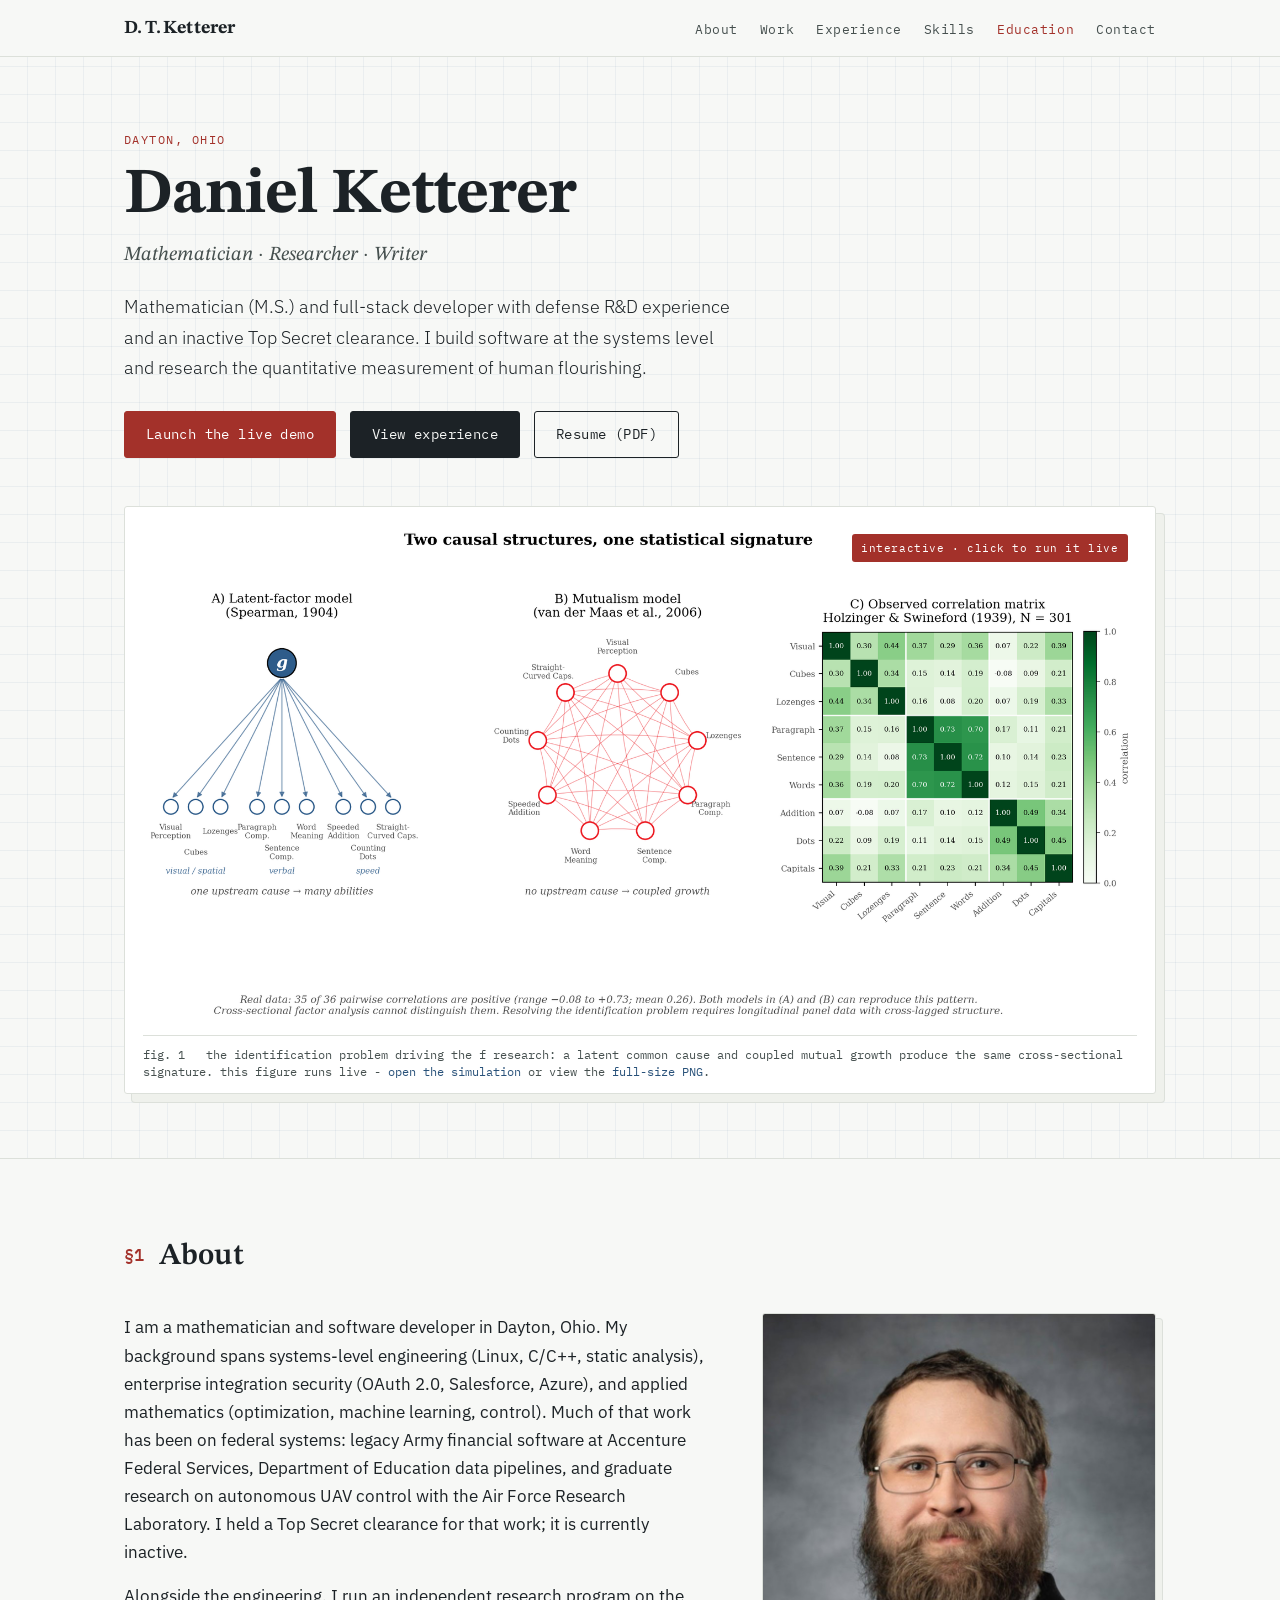
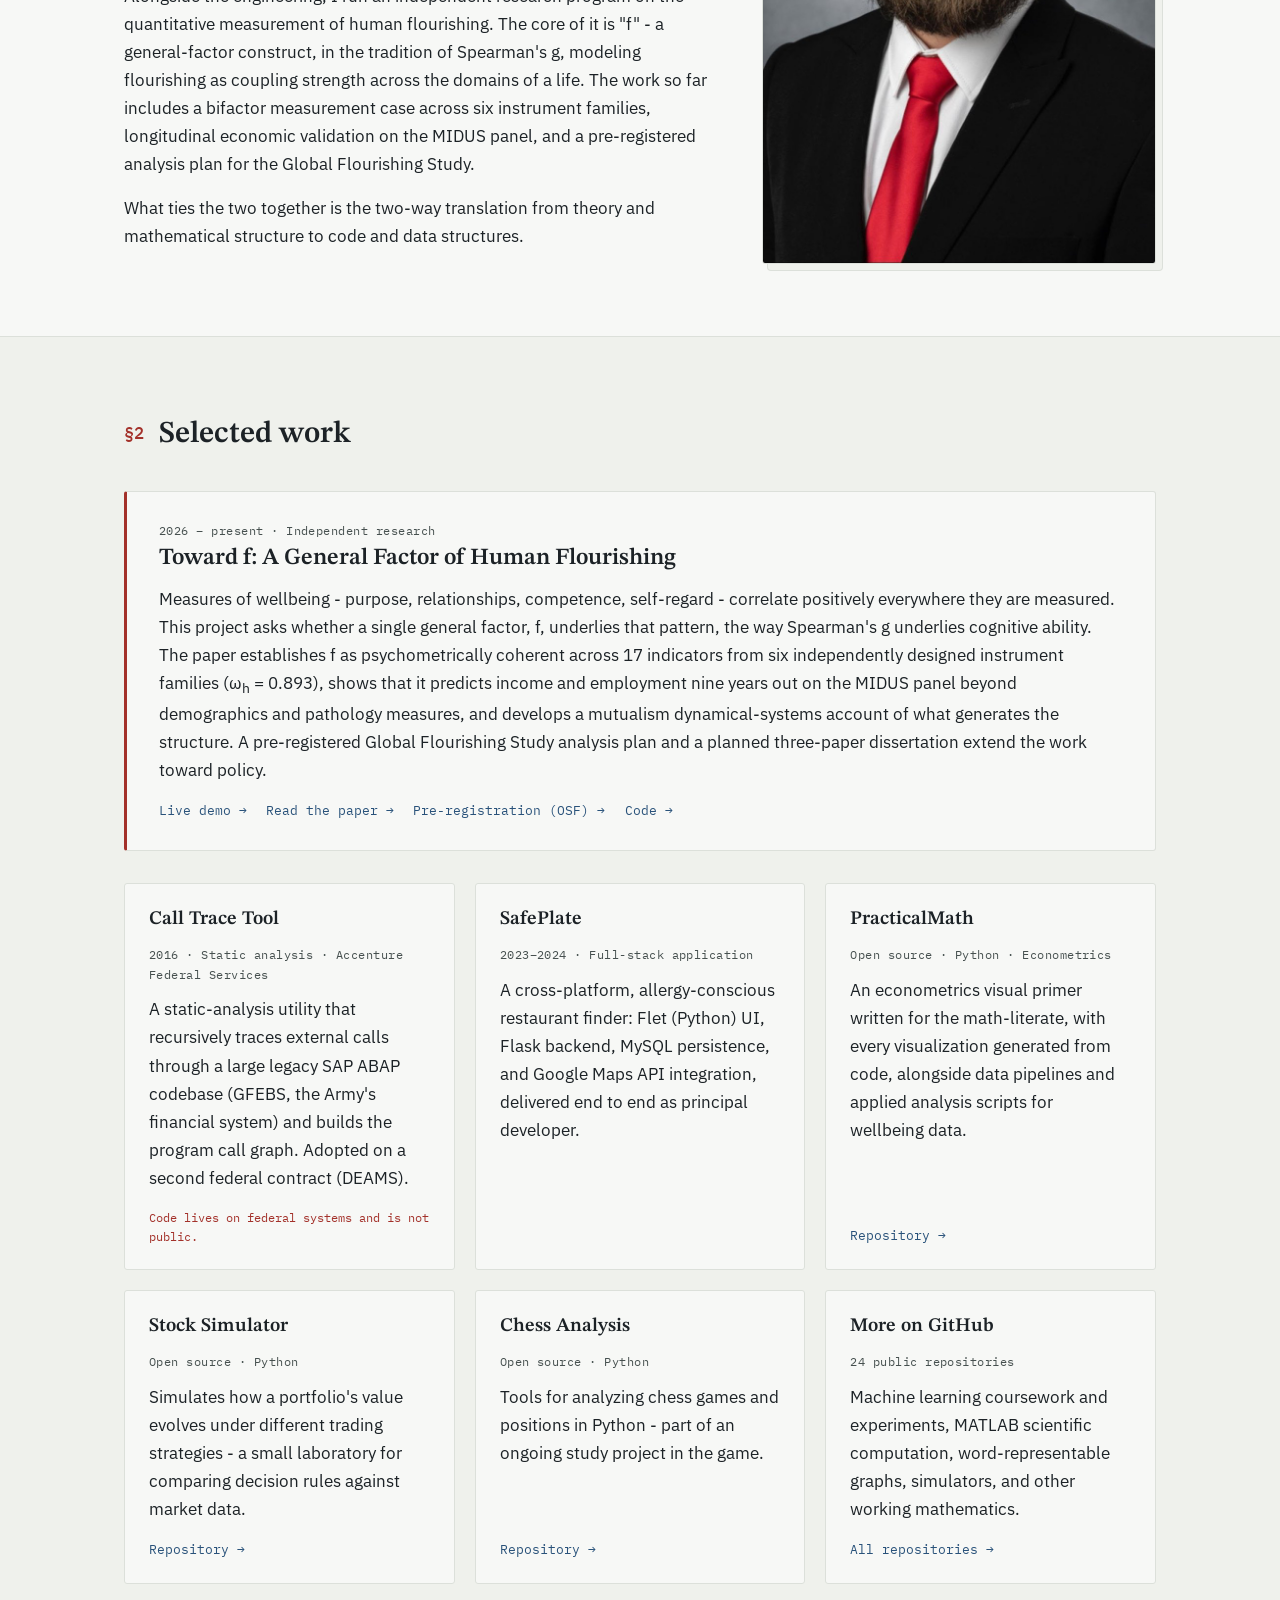
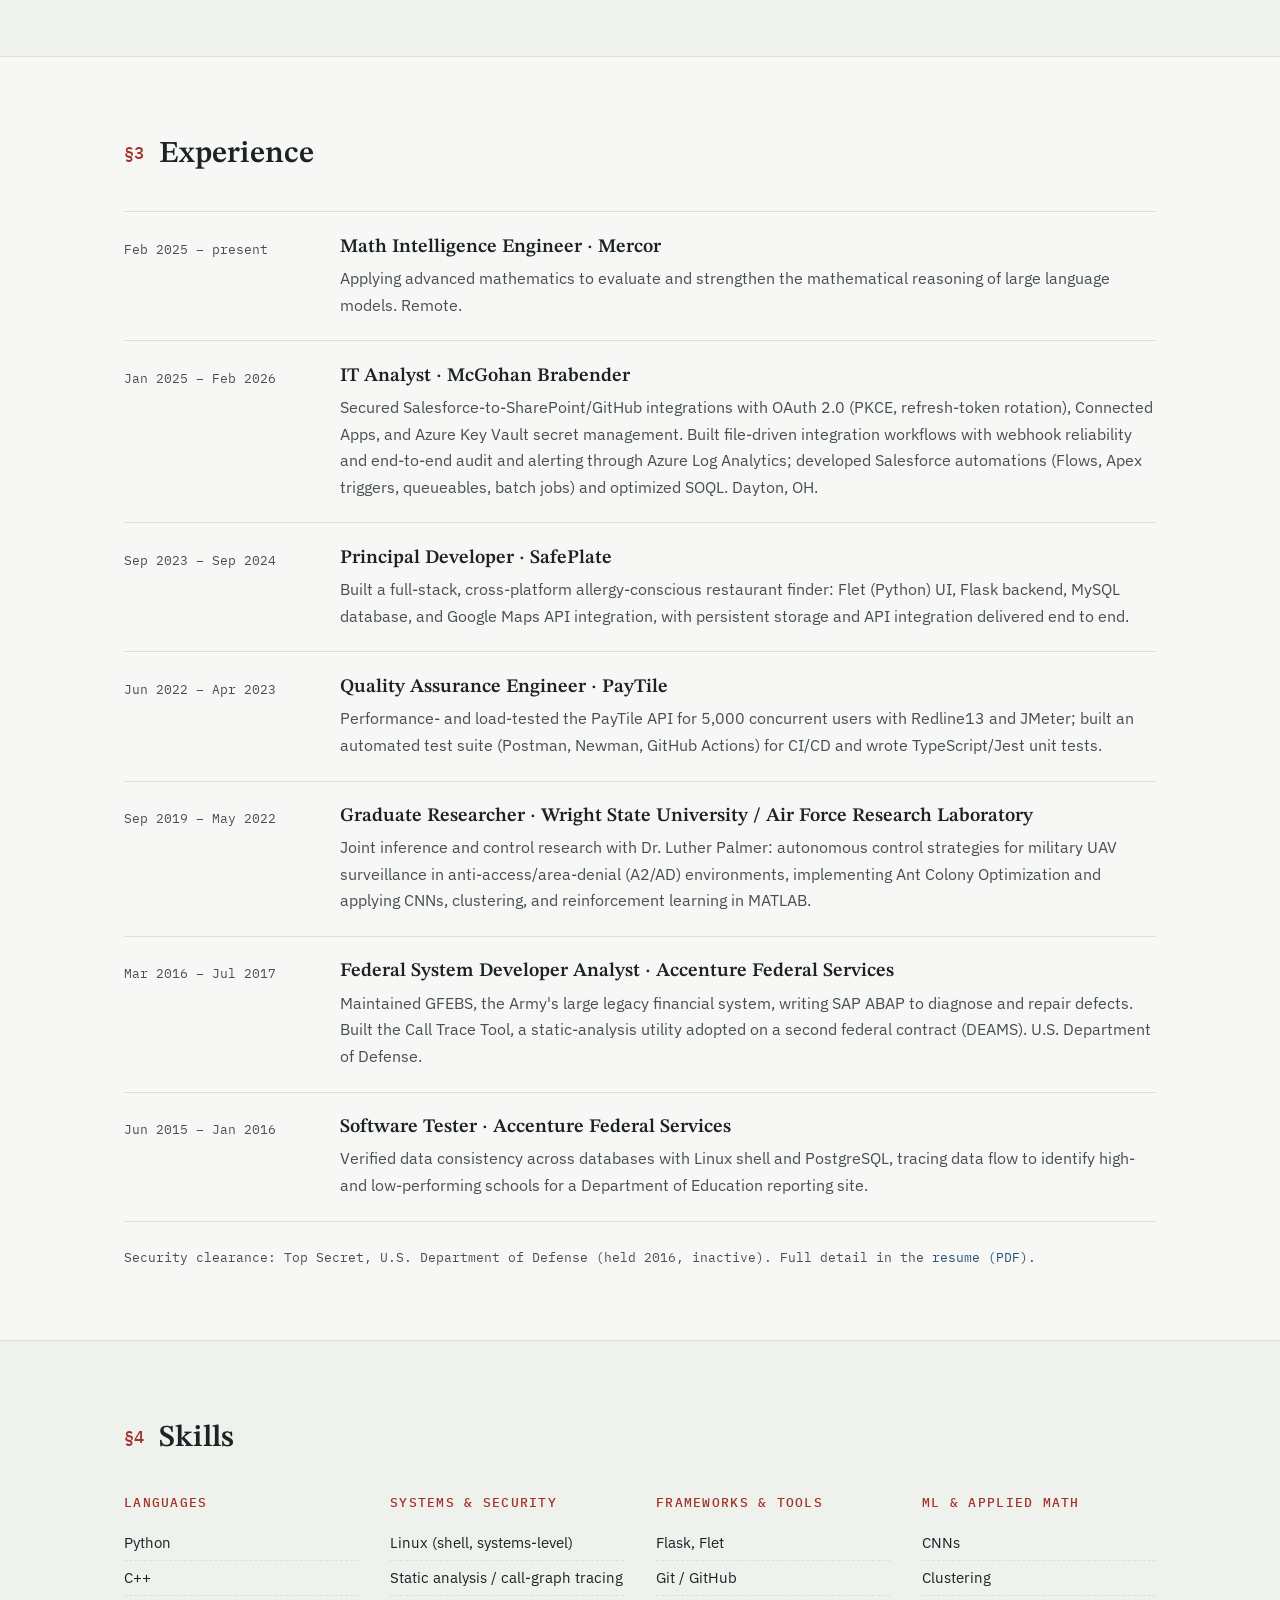
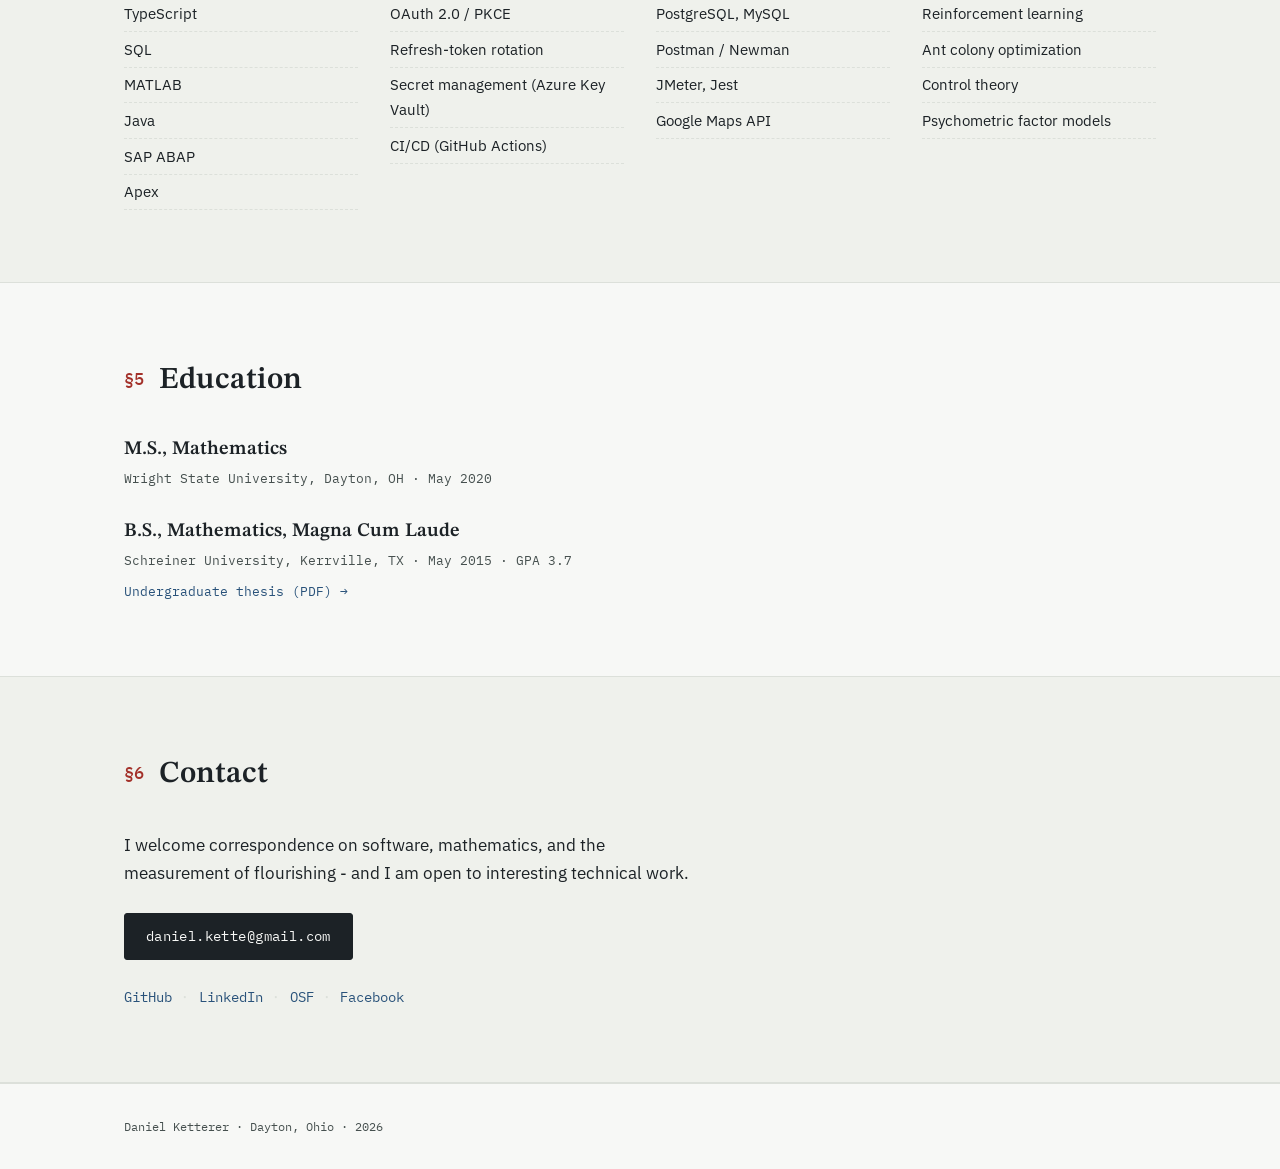
<file: index.html>
<!DOCTYPE html>
<html lang="en">
<head>
<meta charset="UTF-8" />
<meta name="viewport" content="width=device-width, initial-scale=1.0" />
<title>Daniel Ketterer - Mathematician, Researcher, Writer</title>
<meta name="description" content="Mathematician (M.S.) and full-stack developer in Dayton, Ohio, with defense R&amp;D experience and an inactive Top Secret clearance. Systems-level software, applied mathematics, and research on the measurement of human flourishing." />
<link rel="preconnect" href="https://fonts.googleapis.com" />
<link rel="preconnect" href="https://fonts.gstatic.com" crossorigin />
<link href="https://fonts.googleapis.com/css2?family=STIX+Two+Text:ital,wght@0,400;0,600;0,700;1,400&family=IBM+Plex+Sans:wght@300;400;500;600&family=IBM+Plex+Mono:wght@400;500&display=swap" rel="stylesheet" />
<link rel="icon" href='data:image/svg+xml,<svg xmlns="http://www.w3.org/2000/svg" viewBox="0 0 32 32"><circle cx="16" cy="5" r="3.4" fill="%23A3312A"/><circle cx="26" cy="12" r="2.8" fill="%23A3312A"/><circle cx="23" cy="24" r="2.6" fill="%23A3312A"/><circle cx="9" cy="24" r="2.9" fill="%23A3312A"/><circle cx="5" cy="12" r="2.4" fill="%23A3312A"/><path d="M16 5 26 12M16 5 23 24M16 5 9 24M16 5 5 12M26 12 23 24M26 12 9 24M26 12 5 12M23 24 9 24M23 24 5 12M9 24 5 12" stroke="%2329527A" stroke-width="0.8" fill="none"/></svg>' />
<meta property="og:title" content="Daniel Ketterer - Mathematician, Researcher, Writer" />
<meta property="og:description" content="Systems-level software, applied mathematics, and research on the measurement of human flourishing." />
<meta property="og:type" content="website" />
<meta property="og:image" content="portrait.jpg" />
<link rel="stylesheet" href="main.css" />
</head>
<body>
<a class="skip-link" href="#about">Skip to content</a>

<header class="site-header">
  <div class="container header-row">
    <a class="logo" href="#top">D.&thinsp;T.&thinsp;Ketterer</a>
    <button class="nav-toggle" aria-expanded="false" aria-controls="site-nav" aria-label="Open menu">
      <span></span><span></span><span></span>
    </button>
    <nav id="site-nav" aria-label="Main navigation">
      <ul>
        <li><a href="#about">About</a></li>
        <li><a href="#work">Work</a></li>
        <li><a href="#experience">Experience</a></li>
        <li><a href="#skills">Skills</a></li>
        <li><a href="#education">Education</a></li>
        <li><a href="#contact">Contact</a></li>
      </ul>
    </nav>
  </div>
</header>

<main id="top">

<section class="hero" aria-labelledby="hero-title">
  <div class="container hero-inner">
    <div class="hero-text">
      <p class="kicker">Dayton, Ohio</p>
      <h1 id="hero-title">Daniel Ketterer</h1>
      <p class="tagline">Mathematician &middot; Researcher &middot; Writer</p>
      <p class="lead">Mathematician (M.S.) and full-stack developer with defense R&amp;D experience and an inactive Top Secret clearance. I build software at the systems level and research the quantitative measurement of human flourishing.</p>
      <div class="hero-cta">
        <a href="demo.html" class="btn btn-demo">Launch the live demo</a>
        <a href="#experience" class="btn btn-primary">View experience</a>
        <a href="resume.pdf" class="btn btn-outline" target="_blank" rel="noopener">Resume (PDF)</a>
      </div>
    </div>
    <figure class="hero-plate">
      <a class="plate-link" href="demo.html" aria-label="Open the interactive version of this figure">
        <span class="plate-badge">interactive &middot; click to run it live</span>
        <img src="mutualism_figure.png" alt="Three-panel figure titled 'Two causal structures, one statistical signature': Spearman's latent-factor model, the van der Maas mutualism network, and the observed Holzinger and Swineford correlation matrix that both models reproduce." width="1800" height="901" />
      </a>
      <figcaption>fig. 1 &nbsp;&nbsp;the identification problem driving the f research: a latent common cause and coupled mutual growth produce the same cross-sectional signature. this figure runs live - <a href="demo.html">open the simulation</a> or view the <a href="mutualism_figure.png" target="_blank" rel="noopener">full-size PNG</a>.</figcaption>
    </figure>
  </div>
</section>

<section id="about" class="section">
  <div class="container">
    <h2><span class="smark">&sect;1</span> About</h2>
    <div class="about-grid">
      <div class="about-text">
        <p>I am a mathematician and software developer in Dayton, Ohio. My background spans systems-level engineering (Linux, C/C++, static analysis), enterprise integration security (OAuth 2.0, Salesforce, Azure), and applied mathematics (optimization, machine learning, control). Much of that work has been on federal systems: legacy Army financial software at Accenture Federal Services, Department of Education data pipelines, and graduate research on autonomous UAV control with the Air Force Research Laboratory. I held a Top Secret clearance for that work; it is currently inactive.</p>
        <p>Alongside the engineering, I run an independent research program on the quantitative measurement of human flourishing. The core of it is "f" - a general-factor construct, in the tradition of Spearman's g, modeling flourishing as coupling strength across the domains of a life. The work so far includes a bifactor measurement case across six instrument families, longitudinal economic validation on the MIDUS panel, and a pre-registered analysis plan for the Global Flourishing Study.</p>
        <p>What ties the two together is the two-way translation from theory and mathematical structure to code and data structures.</p>
      </div>
      <figure class="about-photo">
        <img src="portrait.jpg" alt="Portrait of Daniel Ketterer" width="800" height="1120" loading="lazy" />
      </figure>
    </div>
  </div>
</section>

<section id="work" class="section section-alt">
  <div class="container">
    <h2><span class="smark">&sect;2</span> Selected work</h2>

    <article class="featured-card reveal">
      <p class="project-meta">2026 &ndash; present &middot; Independent research</p>
      <h3>Toward f: A General Factor of Human Flourishing</h3>
      <p>Measures of wellbeing - purpose, relationships, competence, self-regard - correlate positively everywhere they are measured. This project asks whether a single general factor, f, underlies that pattern, the way Spearman's g underlies cognitive ability. The paper establishes f as psychometrically coherent across 17 indicators from six independently designed instrument families (&omega;<sub>h</sub> = 0.893), shows that it predicts income and employment nine years out on the MIDUS panel beyond demographics and pathology measures, and develops a mutualism dynamical-systems account of what generates the structure. A pre-registered Global Flourishing Study analysis plan and a planned three-paper dissertation extend the work toward policy.</p>
      <div class="project-links">
        <a href="demo.html">Live demo &rarr;</a>
        <a href="toward_f.pdf" target="_blank" rel="noopener">Read the paper &rarr;</a>
        <a href="https://osf.io/2zfpc/" target="_blank" rel="noopener">Pre-registration (OSF) &rarr;</a>
        <a href="https://github.com/DanielKetterer/Flourishing" target="_blank" rel="noopener">Code &rarr;</a>
      </div>
    </article>

    <div class="projects-grid">
      <article class="project-card reveal">
        <h3>Call Trace Tool</h3>
        <p class="project-meta">2016 &middot; Static analysis &middot; Accenture Federal Services</p>
        <p>A static-analysis utility that recursively traces external calls through a large legacy SAP ABAP codebase (GFEBS, the Army's financial system) and builds the program call graph. Adopted on a second federal contract (DEAMS).</p>
        <p class="project-note">Code lives on federal systems and is not public.</p>
      </article>

      <article class="project-card reveal">
        <h3>SafePlate</h3>
        <p class="project-meta">2023&ndash;2024 &middot; Full-stack application</p>
        <p>A cross-platform, allergy-conscious restaurant finder: Flet (Python) UI, Flask backend, MySQL persistence, and Google Maps API integration, delivered end to end as principal developer.</p>
      </article>

      <article class="project-card reveal">
        <h3>PracticalMath</h3>
        <p class="project-meta">Open source &middot; Python &middot; Econometrics</p>
        <p>An econometrics visual primer written for the math-literate, with every visualization generated from code, alongside data pipelines and applied analysis scripts for wellbeing data.</p>
        <div class="project-links">
          <a href="https://github.com/DanielKetterer/PracticalMath" target="_blank" rel="noopener">Repository &rarr;</a>
        </div>
      </article>

      <article class="project-card reveal">
        <h3>Stock Simulator</h3>
        <p class="project-meta">Open source &middot; Python</p>
        <p>Simulates how a portfolio's value evolves under different trading strategies - a small laboratory for comparing decision rules against market data.</p>
        <div class="project-links">
          <a href="https://github.com/DanielKetterer/Stock-Simulator" target="_blank" rel="noopener">Repository &rarr;</a>
        </div>
      </article>

      <article class="project-card reveal">
        <h3>Chess Analysis</h3>
        <p class="project-meta">Open source &middot; Python</p>
        <p>Tools for analyzing chess games and positions in Python - part of an ongoing study project in the game.</p>
        <div class="project-links">
          <a href="https://github.com/DanielKetterer/chess" target="_blank" rel="noopener">Repository &rarr;</a>
        </div>
      </article>

      <article class="project-card reveal">
        <h3>More on GitHub</h3>
        <p class="project-meta">24 public repositories</p>
        <p>Machine learning coursework and experiments, MATLAB scientific computation, word-representable graphs, simulators, and other working mathematics.</p>
        <div class="project-links">
          <a href="https://github.com/DanielKetterer" target="_blank" rel="noopener">All repositories &rarr;</a>
        </div>
      </article>
    </div>
  </div>
</section>

<section id="experience" class="section">
  <div class="container">
    <h2><span class="smark">&sect;3</span> Experience</h2>
    <div class="xp-list">

      <article class="xp-row reveal">
        <p class="xp-dates">Feb 2025 &ndash; present</p>
        <div class="xp-body">
          <h3>Math Intelligence Engineer &middot; Mercor</h3>
          <p>Applying advanced mathematics to evaluate and strengthen the mathematical reasoning of large language models. Remote.</p>
        </div>
      </article>

      <article class="xp-row reveal">
        <p class="xp-dates">Jan 2025 &ndash; Feb 2026</p>
        <div class="xp-body">
          <h3>IT Analyst &middot; McGohan Brabender</h3>
          <p>Secured Salesforce-to-SharePoint/GitHub integrations with OAuth 2.0 (PKCE, refresh-token rotation), Connected Apps, and Azure Key Vault secret management. Built file-driven integration workflows with webhook reliability and end-to-end audit and alerting through Azure Log Analytics; developed Salesforce automations (Flows, Apex triggers, queueables, batch jobs) and optimized SOQL. Dayton, OH.</p>
        </div>
      </article>

      <article class="xp-row reveal">
        <p class="xp-dates">Sep 2023 &ndash; Sep 2024</p>
        <div class="xp-body">
          <h3>Principal Developer &middot; SafePlate</h3>
          <p>Built a full-stack, cross-platform allergy-conscious restaurant finder: Flet (Python) UI, Flask backend, MySQL database, and Google Maps API integration, with persistent storage and API integration delivered end to end.</p>
        </div>
      </article>

      <article class="xp-row reveal">
        <p class="xp-dates">Jun 2022 &ndash; Apr 2023</p>
        <div class="xp-body">
          <h3>Quality Assurance Engineer &middot; PayTile</h3>
          <p>Performance- and load-tested the PayTile API for 5,000 concurrent users with Redline13 and JMeter; built an automated test suite (Postman, Newman, GitHub Actions) for CI/CD and wrote TypeScript/Jest unit tests.</p>
        </div>
      </article>

      <article class="xp-row reveal">
        <p class="xp-dates">Sep 2019 &ndash; May 2022</p>
        <div class="xp-body">
          <h3>Graduate Researcher &middot; Wright State University / Air Force Research Laboratory</h3>
          <p>Joint inference and control research with Dr. Luther Palmer: autonomous control strategies for military UAV surveillance in anti-access/area-denial (A2/AD) environments, implementing Ant Colony Optimization and applying CNNs, clustering, and reinforcement learning in MATLAB.</p>
        </div>
      </article>

      <article class="xp-row reveal">
        <p class="xp-dates">Mar 2016 &ndash; Jul 2017</p>
        <div class="xp-body">
          <h3>Federal System Developer Analyst &middot; Accenture Federal Services</h3>
          <p>Maintained GFEBS, the Army's large legacy financial system, writing SAP ABAP to diagnose and repair defects. Built the Call Trace Tool, a static-analysis utility adopted on a second federal contract (DEAMS). U.S. Department of Defense.</p>
        </div>
      </article>

      <article class="xp-row reveal">
        <p class="xp-dates">Jun 2015 &ndash; Jan 2016</p>
        <div class="xp-body">
          <h3>Software Tester &middot; Accenture Federal Services</h3>
          <p>Verified data consistency across databases with Linux shell and PostgreSQL, tracing data flow to identify high- and low-performing schools for a Department of Education reporting site.</p>
        </div>
      </article>

    </div>
    <p class="xp-footnote">Security clearance: Top Secret, U.S. Department of Defense (held 2016, inactive). Full detail in the <a href="resume.pdf" target="_blank" rel="noopener">resume (PDF)</a>.</p>
  </div>
</section>

<section id="skills" class="section section-alt">
  <div class="container">
    <h2><span class="smark">&sect;4</span> Skills</h2>
    <div class="skills-grid">
      <div class="skills-category reveal">
        <h3>Languages</h3>
        <ul>
          <li>Python</li>
          <li>C++</li>
          <li>TypeScript</li>
          <li>SQL</li>
          <li>MATLAB</li>
          <li>Java</li>
          <li>SAP ABAP</li>
          <li>Apex</li>
        </ul>
      </div>
      <div class="skills-category reveal">
        <h3>Systems &amp; Security</h3>
        <ul>
          <li>Linux (shell, systems-level)</li>
          <li>Static analysis / call-graph tracing</li>
          <li>OAuth 2.0 / PKCE</li>
          <li>Refresh-token rotation</li>
          <li>Secret management (Azure Key Vault)</li>
          <li>CI/CD (GitHub Actions)</li>
        </ul>
      </div>
      <div class="skills-category reveal">
        <h3>Frameworks &amp; Tools</h3>
        <ul>
          <li>Flask, Flet</li>
          <li>Git / GitHub</li>
          <li>PostgreSQL, MySQL</li>
          <li>Postman / Newman</li>
          <li>JMeter, Jest</li>
          <li>Google Maps API</li>
        </ul>
      </div>
      <div class="skills-category reveal">
        <h3>ML &amp; Applied Math</h3>
        <ul>
          <li>CNNs</li>
          <li>Clustering</li>
          <li>Reinforcement learning</li>
          <li>Ant colony optimization</li>
          <li>Control theory</li>
          <li>Psychometric factor models</li>
        </ul>
      </div>
    </div>
  </div>
</section>

<section id="education" class="section">
  <div class="container">
    <h2><span class="smark">&sect;5</span> Education</h2>
    <div class="education-list">
      <article class="education-entry reveal">
        <h3>M.S., Mathematics</h3>
        <p class="edu-meta">Wright State University, Dayton, OH &middot; May 2020</p>
      </article>
      <article class="education-entry reveal">
        <h3>B.S., Mathematics, Magna Cum Laude</h3>
        <p class="edu-meta">Schreiner University, Kerrville, TX &middot; May 2015 &middot; GPA 3.7</p>
        <p><a href="undergraduate_thesis.pdf" target="_blank" rel="noopener">Undergraduate thesis (PDF) &rarr;</a></p>
      </article>
    </div>
  </div>
</section>

<section id="contact" class="section section-alt">
  <div class="container">
    <h2><span class="smark">&sect;6</span> Contact</h2>
    <p class="contact-lead">I welcome correspondence on software, mathematics, and the measurement of flourishing - and I am open to interesting technical work.</p>
    <p class="contact-links">
      <a class="btn btn-primary" href="mailto:daniel.kette@gmail.com">daniel.kette@gmail.com</a>
    </p>
    <p class="contact-social">
      <a href="https://github.com/DanielKetterer" target="_blank" rel="noopener">GitHub</a>
      <span aria-hidden="true">&middot;</span>
      <a href="https://www.linkedin.com/in/daniel-ketterer-math" target="_blank" rel="noopener">LinkedIn</a>
      <span aria-hidden="true">&middot;</span>
      <a href="https://osf.io/2zfpc/" target="_blank" rel="noopener">OSF</a>
      <span aria-hidden="true">&middot;</span>
      <a href="https://www.facebook.com/daniel.ketterer" target="_blank" rel="noopener">Facebook</a>
    </p>
  </div>
</section>

</main>

<footer class="site-footer">
  <div class="container">
    <p>Daniel Ketterer &middot; Dayton, Ohio &middot; 2026</p>
  </div>
</footer>

<script src="script.js" defer></script>
</body>
</html>
</file>
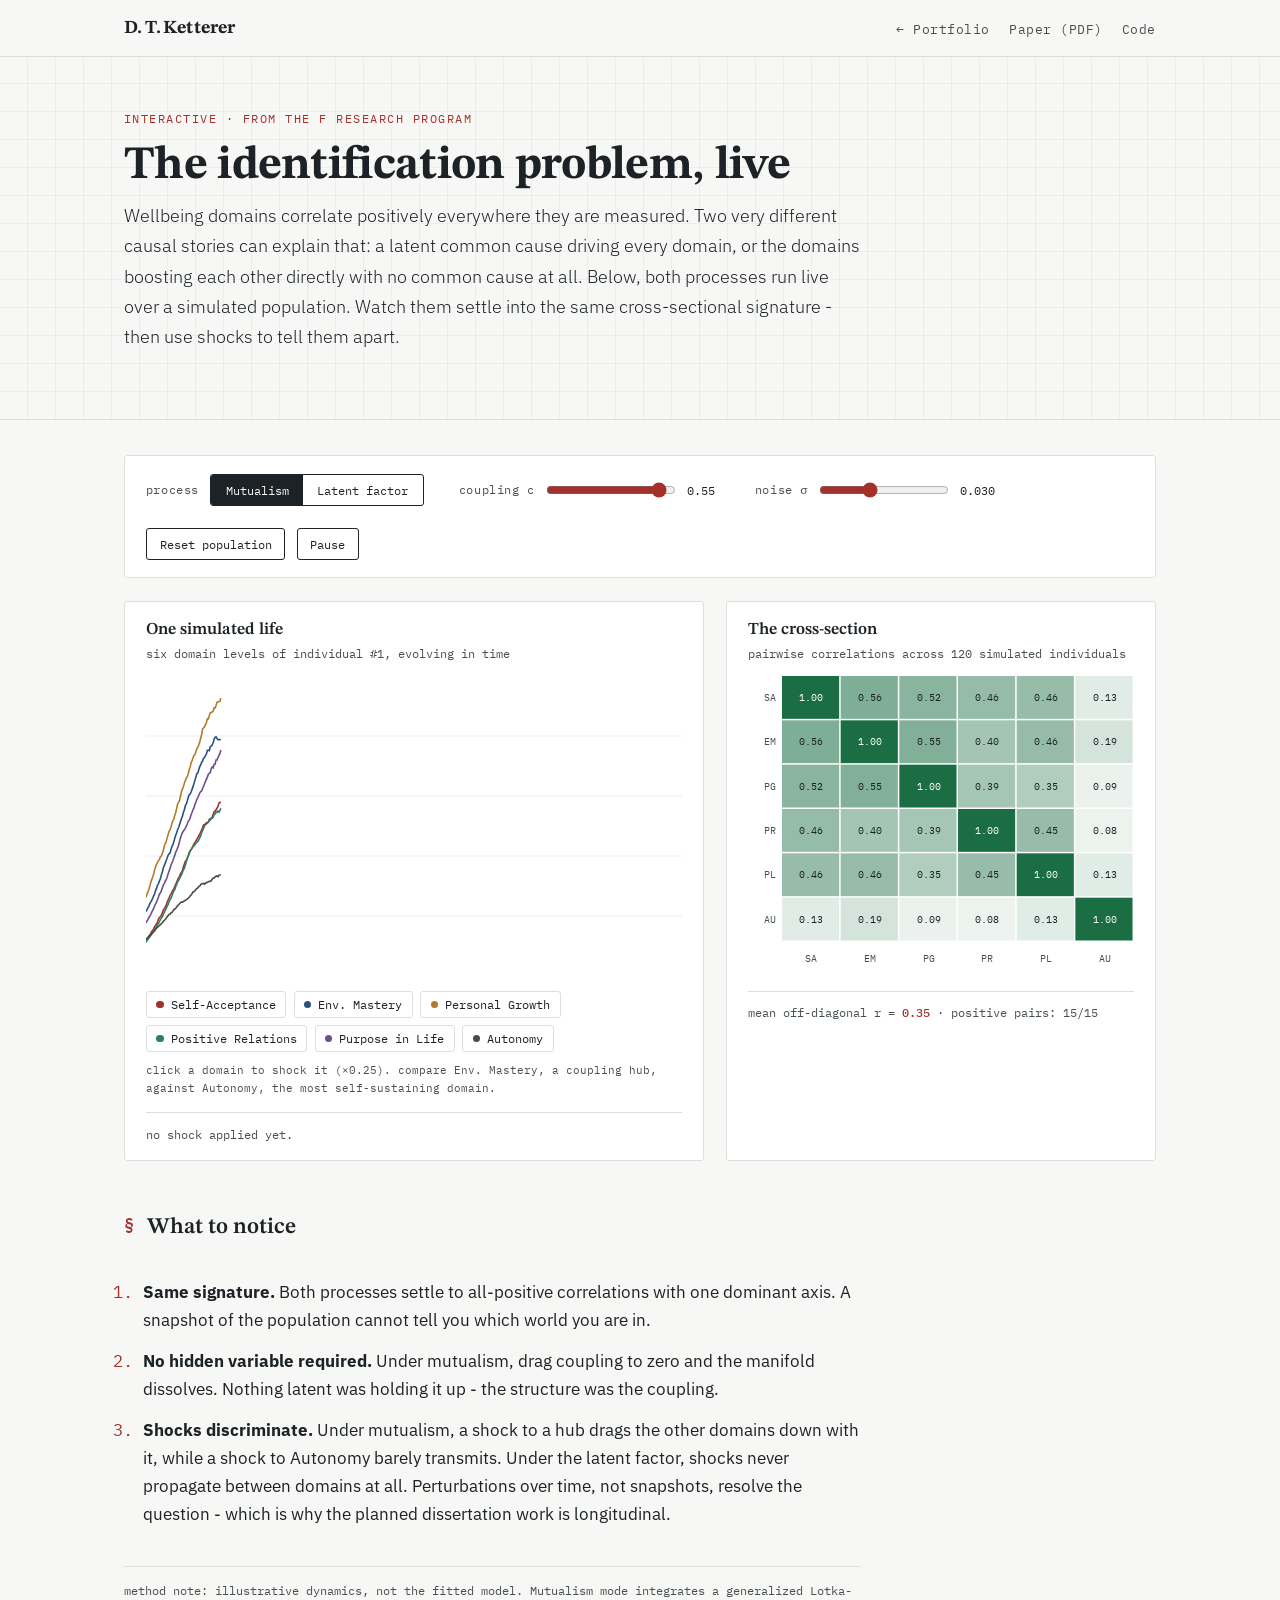
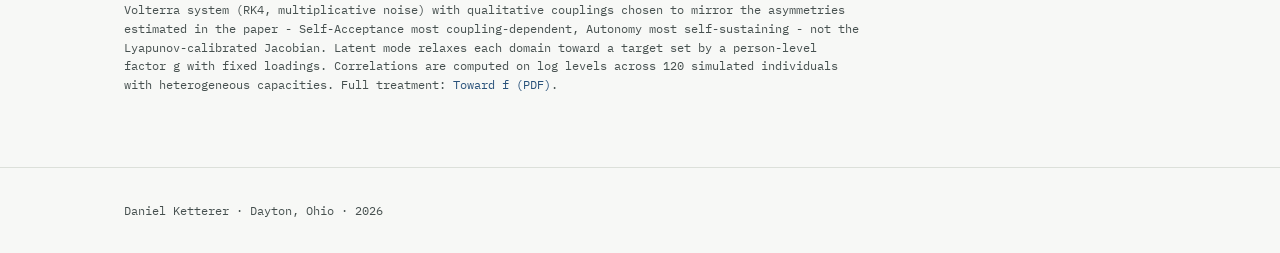
<file: demo.html>
<!DOCTYPE html>
<html lang="en">
<head>
<meta charset="UTF-8" />
<meta name="viewport" content="width=device-width, initial-scale=1.0" />
<title>The identification problem, live - Daniel Ketterer</title>
<meta name="description" content="An interactive simulation from the f research program: a latent common cause and coupled mutual growth produce the same cross-sectional signature. Perturbations tell them apart." />
<link rel="preconnect" href="https://fonts.googleapis.com" />
<link rel="preconnect" href="https://fonts.gstatic.com" crossorigin />
<link href="https://fonts.googleapis.com/css2?family=STIX+Two+Text:ital,wght@0,400;0,600;0,700;1,400&family=IBM+Plex+Sans:wght@300;400;500;600&family=IBM+Plex+Mono:wght@400;500&display=swap" rel="stylesheet" />
<link rel="icon" href='data:image/svg+xml,<svg xmlns="http://www.w3.org/2000/svg" viewBox="0 0 32 32"><circle cx="16" cy="5" r="3.4" fill="%23A3312A"/><circle cx="26" cy="12" r="2.8" fill="%23A3312A"/><circle cx="23" cy="24" r="2.6" fill="%23A3312A"/><circle cx="9" cy="24" r="2.9" fill="%23A3312A"/><circle cx="5" cy="12" r="2.4" fill="%23A3312A"/><path d="M16 5 26 12M16 5 23 24M16 5 9 24M16 5 5 12M26 12 23 24M26 12 9 24M26 12 5 12M23 24 9 24M23 24 5 12M9 24 5 12" stroke="%2329527A" stroke-width="0.8" fill="none"/></svg>' />
<link rel="stylesheet" href="main.css" />
<style>
.demo-header nav ul { gap: 1.2rem; }
.demo-hero { padding: 3.2rem 0 2.4rem; }
.demo-hero .lead { max-width: 46rem; }

.controls {
  background: #FFFFFF;
  border: 1px solid var(--rule);
  border-radius: 3px;
  padding: 1.1rem 1.3rem;
  display: flex;
  flex-wrap: wrap;
  gap: 1.4rem 2.2rem;
  align-items: center;
  margin-bottom: 1.4rem;
}
.control-group { display: flex; align-items: center; gap: .7rem; }
.control-group label, .seg-label {
  font-family: var(--mono);
  font-size: .74rem;
  letter-spacing: .05em;
  color: var(--ink-soft);
  white-space: nowrap;
}
.seg { display: inline-flex; border: 1.5px solid var(--ink); border-radius: 3px; overflow: hidden; }
.seg button {
  font-family: var(--mono); font-size: .78rem;
  padding: .45rem .9rem; border: 0; background: transparent;
  color: var(--ink); cursor: pointer;
}
.seg button[aria-pressed="true"] { background: var(--ink); color: var(--paper); }
input[type="range"] { accent-color: var(--red); width: 130px; }
.ctl-val { font-family: var(--mono); font-size: .78rem; min-width: 2.6em; }
.ctl-btn {
  font-family: var(--mono); font-size: .76rem;
  padding: .45rem .8rem; cursor: pointer;
  background: transparent; color: var(--ink);
  border: 1.5px solid var(--ink); border-radius: 3px;
}
.ctl-btn:hover { border-color: var(--red); color: var(--red); }

.panels {
  display: grid;
  grid-template-columns: minmax(0, 1.35fr) minmax(0, 1fr);
  gap: 1.4rem;
  align-items: stretch;
}
.panel {
  background: #FFFFFF;
  border: 1px solid var(--rule);
  border-radius: 3px;
  padding: 1.1rem 1.3rem 1rem;
  display: flex; flex-direction: column;
}
.panel h3 { font-size: 1.05rem; margin-bottom: .2rem; }
.panel .panel-sub { font-family: var(--mono); font-size: .72rem; color: var(--ink-soft); margin-bottom: .8rem; }
.panel canvas { width: 100%; display: block; }

.legend { display: flex; flex-wrap: wrap; gap: .45rem; margin-top: .9rem; }
.chip {
  font-family: var(--mono); font-size: .72rem;
  display: inline-flex; align-items: center; gap: .45rem;
  padding: .32rem .6rem; cursor: pointer;
  background: transparent; border: 1px solid var(--rule); border-radius: 3px;
  color: var(--ink);
}
.chip:hover { border-color: var(--red); }
.chip .dot { width: .62em; height: .62em; border-radius: 50%; display: inline-block; }
.legend-hint { font-family: var(--mono); font-size: .7rem; color: var(--ink-soft); margin-top: .55rem; }

.readout {
  font-family: var(--mono); font-size: .76rem;
  margin-top: .9rem; padding-top: .7rem;
  border-top: 1px solid var(--rule);
  color: var(--ink-soft); line-height: 1.6;
}
.readout strong { color: var(--red); font-weight: 500; }

.notice { margin-top: 3rem; max-width: 46rem; }
.notice h2 { font-size: 1.4rem; }
.notice ol { margin-left: 1.2rem; }
.notice li { margin-bottom: .8rem; }
.notice li::marker { font-family: var(--mono); color: var(--red); }

.methodnote {
  margin-top: 2.4rem;
  font-family: var(--mono);
  font-size: .74rem;
  line-height: 1.6;
  color: var(--ink-soft);
  border-top: 1px solid var(--rule);
  padding-top: .9rem;
  max-width: 46rem;
}

@media (max-width: 900px) {
  .panels { grid-template-columns: 1fr; }
}
</style>
</head>
<body>
<a class="skip-link" href="#sim">Skip to content</a>

<header class="site-header demo-header">
  <div class="container header-row">
    <a class="logo" href="index.html">D.&thinsp;T.&thinsp;Ketterer</a>
    <nav aria-label="Demo navigation">
      <ul>
        <li><a href="index.html">&larr; Portfolio</a></li>
        <li><a href="toward_f.pdf" target="_blank" rel="noopener">Paper (PDF)</a></li>
        <li><a href="https://github.com/DanielKetterer/Flourishing" target="_blank" rel="noopener">Code</a></li>
      </ul>
    </nav>
  </div>
</header>

<main>

<section class="hero demo-hero">
  <div class="container">
    <p class="kicker">Interactive &middot; from the f research program</p>
    <h1 style="font-size:clamp(2rem,4.5vw,2.9rem)">The identification problem, live</h1>
    <p class="lead">Wellbeing domains correlate positively everywhere they are measured. Two very different causal stories can explain that: a latent common cause driving every domain, or the domains boosting each other directly with no common cause at all. Below, both processes run live over a simulated population. Watch them settle into the same cross-sectional signature - then use shocks to tell them apart.</p>
  </div>
</section>

<section id="sim" class="section" style="padding-top:2.2rem">
  <div class="container">

    <div class="controls" role="group" aria-label="Simulation controls">
      <div class="control-group">
        <span class="seg-label">process</span>
        <div class="seg" role="group" aria-label="Data-generating process">
          <button id="modeMut" aria-pressed="true">Mutualism</button>
          <button id="modeLat" aria-pressed="false">Latent factor</button>
        </div>
      </div>
      <div class="control-group">
        <label for="cSlider" id="cLabel">coupling c</label>
        <input type="range" id="cSlider" min="0" max="0.60" step="0.01" value="0.55" />
        <span class="ctl-val" id="cVal">0.55</span>
      </div>
      <div class="control-group">
        <label for="nSlider">noise &sigma;</label>
        <input type="range" id="nSlider" min="0" max="0.08" step="0.005" value="0.03" />
        <span class="ctl-val" id="nVal">0.030</span>
      </div>
      <div class="control-group">
        <button class="ctl-btn" id="resetBtn">Reset population</button>
        <button class="ctl-btn" id="pauseBtn" aria-pressed="false">Pause</button>
      </div>
    </div>

    <div class="panels">
      <div class="panel">
        <h3>One simulated life</h3>
        <p class="panel-sub">six domain levels of individual #1, evolving in time</p>
        <canvas id="trajCanvas" height="300" aria-label="Line chart of six domain trajectories over time"></canvas>
        <div class="legend" id="legend"></div>
        <p class="legend-hint">click a domain to shock it (&times;0.25). compare Env. Mastery, a coupling hub, against Autonomy, the most self-sustaining domain.</p>
        <p class="readout" id="shockReadout">no shock applied yet.</p>
      </div>
      <div class="panel">
        <h3>The cross-section</h3>
        <p class="panel-sub">pairwise correlations across 120 simulated individuals</p>
        <canvas id="corrCanvas" height="300" aria-label="Six by six correlation heatmap"></canvas>
        <p class="readout" id="corrReadout"></p>
      </div>
    </div>

    <div class="notice">
      <h2><span class="smark">&sect;</span> What to notice</h2>
      <ol>
        <li><strong>Same signature.</strong> Both processes settle to all-positive correlations with one dominant axis. A snapshot of the population cannot tell you which world you are in.</li>
        <li><strong>No hidden variable required.</strong> Under mutualism, drag coupling to zero and the manifold dissolves. Nothing latent was holding it up - the structure was the coupling.</li>
        <li><strong>Shocks discriminate.</strong> Under mutualism, a shock to a hub drags the other domains down with it, while a shock to Autonomy barely transmits. Under the latent factor, shocks never propagate between domains at all. Perturbations over time, not snapshots, resolve the question - which is why the planned dissertation work is longitudinal.</li>
      </ol>
    </div>

    <p class="methodnote">method note: illustrative dynamics, not the fitted model. Mutualism mode integrates a generalized Lotka-Volterra system (RK4, multiplicative noise) with qualitative couplings chosen to mirror the asymmetries estimated in the paper - Self-Acceptance most coupling-dependent, Autonomy most self-sustaining - not the Lyapunov-calibrated Jacobian. Latent mode relaxes each domain toward a target set by a person-level factor g with fixed loadings. Correlations are computed on log levels across 120 simulated individuals with heterogeneous capacities. Full treatment: <a href="toward_f.pdf" target="_blank" rel="noopener">Toward f (PDF)</a>.</p>

  </div>
</section>

</main>

<footer class="site-footer">
  <div class="container">
    <p>Daniel Ketterer &middot; Dayton, Ohio &middot; 2026</p>
  </div>
</footer>

<script>
(function () {
  "use strict";

  // ---------- model constants ----------
  var DOMS = ["Self-Acceptance", "Env. Mastery", "Personal Growth", "Positive Relations", "Purpose in Life", "Autonomy"];
  var ABBR = ["SA", "EM", "PG", "PR", "PL", "AU"];
  var COLORS = ["#A3312A", "#29527A", "#B07C2A", "#2E7D6B", "#6B4F8C", "#4A4A44"];
  var N = 6, P = 120, DT = 0.02, SUBSTEPS = 2;
  // W[i][j] = influence of domain j on domain i (row = receiver).
  // Qualitative: EM strong sender (hub), SA strong receiver, AU weakly coupled both ways.
  var W = [
    [0, .95, .50, .85, .40, .12],
    [.50, 0, .50, .55, .40, .14],
    [.45, .75, 0, .50, .55, .12],
    [.60, .70, .40, 0, .35, .10],
    [.40, .65, .60, .50, 0, .12],
    [.15, .18, .18, .15, .15, 0]
  ].map(function (row) { return row.map(function (v) { return v / 2.2; }); });
  var LAM = [0.75, 0.70, 0.68, 0.72, 0.45, 0.50]; // latent loadings

  // ---------- state ----------
  var mode = "mut";           // "mut" | "lat"
  var c = 0.55;               // coupling (mut) / loading strength source (lat: s = 0.85 * c)
  var sigma = 0.03;
  var paused = false;
  var x = [], K = [], g = [], eps = [], tgt = [];
  var histLen = 560, hist = [];   // focal trajectories, ring buffer
  var histCount = 0;
  var shock = null;               // {idx, pre[], minOthers[], framesLeft}
  var corr = identity6();

  function randn() {
    var u = 0, v = 0;
    while (u === 0) u = Math.random();
    while (v === 0) v = Math.random();
    return Math.sqrt(-2 * Math.log(u)) * Math.cos(2 * Math.PI * v);
  }
  function identity6() {
    var m = [];
    for (var i = 0; i < N; i++) { m.push([]); for (var j = 0; j < N; j++) m[i].push(i === j ? 1 : 0); }
    return m;
  }

  function initPopulation() {
    x = []; K = []; g = []; eps = []; tgt = [];
    for (var p = 0; p < P; p++) {
      var Kp = [], xp = [], ep = [];
      for (var i = 0; i < N; i++) {
        Kp.push(Math.exp(0.30 * randn()));
        ep.push(0.24 * randn());
      }
      for (i = 0; i < N; i++) xp.push(Kp[i] * (0.4 + 0.2 * Math.random()));
      K.push(Kp); x.push(xp); eps.push(ep); g.push(randn());
    }
    rebuildTargets();
    hist = []; histCount = 0; shock = null;
    updateShockReadout();
  }

  function rebuildTargets() {
    var s = 0.85 * c;
    tgt = [];
    for (var p = 0; p < P; p++) {
      var tp = [];
      for (var i = 0; i < N; i++) tp.push(Math.exp(LAM[i] * g[p] * s + eps[p][i]));
      tgt.push(tp);
    }
  }

  // ---------- dynamics ----------
  function derivMut(xp, Kp, out) {
    for (var i = 0; i < N; i++) {
      var coup = 0;
      for (var j = 0; j < N; j++) coup += W[i][j] * xp[j];
      out[i] = xp[i] * (1 - xp[i] / Kp[i]) + c * xp[i] * coup;
    }
  }
  var k1 = new Array(N), k2 = new Array(N), k3 = new Array(N), k4 = new Array(N), tmp = new Array(N);

  function stepPerson(p) {
    var xp = x[p], Kp = K[p], i;
    if (mode === "mut") {
      derivMut(xp, Kp, k1);
      for (i = 0; i < N; i++) tmp[i] = xp[i] + DT / 2 * k1[i];
      derivMut(tmp, Kp, k2);
      for (i = 0; i < N; i++) tmp[i] = xp[i] + DT / 2 * k2[i];
      derivMut(tmp, Kp, k3);
      for (i = 0; i < N; i++) tmp[i] = xp[i] + DT * k3[i];
      derivMut(tmp, Kp, k4);
      for (i = 0; i < N; i++) {
        xp[i] += DT / 6 * (k1[i] + 2 * k2[i] + 2 * k3[i] + k4[i]);
        xp[i] += sigma * Math.sqrt(DT) * randn() * xp[i];
        if (xp[i] < 1e-3) xp[i] = 1e-3; if (xp[i] > 50) xp[i] = 50;
      }
    } else {
      var tp = tgt[p];
      for (i = 0; i < N; i++) {
        xp[i] += DT * 2.0 * (tp[i] - xp[i]);
        xp[i] += sigma * Math.sqrt(DT) * randn() * xp[i];
        if (xp[i] < 1e-3) xp[i] = 1e-3; if (xp[i] > 50) xp[i] = 50;
      }
    }
  }

  function stepAll() {
    for (var s = 0; s < SUBSTEPS; s++) for (var p = 0; p < P; p++) stepPerson(p);
    // focal history
    var snap = x[0].slice();
    hist.push(snap); histCount++;
    if (hist.length > histLen) hist.shift();
    // shock tracking
    if (shock && shock.framesLeft > 0) {
      for (var i = 0, o = 0; i < N; i++) {
        if (i === shock.idx) continue;
        var rel = (x[0][i] - shock.pre[i]) / shock.pre[i];
        if (rel < shock.minOthers[o]) shock.minOthers[o] = rel;
        o++;
      }
      shock.framesLeft--;
      updateShockReadout();
    }
  }

  function applyShock(idx) {
    if (hist.length < 40) return;
    var pre = [], m = 0, i, h;
    for (i = 0; i < N; i++) {
      m = 0;
      for (h = hist.length - 30; h < hist.length; h++) m += hist[h][i];
      pre.push(m / 30);
    }
    x[0][idx] *= 0.25;
    shock = { idx: idx, pre: pre, minOthers: [0, 0, 0, 0, 0], framesLeft: 220 };
    updateShockReadout();
  }

  function updateShockReadout() {
    var el = document.getElementById("shockReadout");
    if (!shock) { el.textContent = "no shock applied yet."; return; }
    var mean = shock.minOthers.reduce(function (a, b) { return a + b; }, 0) / 5;
    el.innerHTML = "shock to " + ABBR[shock.idx] + " (&times;0.25): mean dip in the other five domains so far <strong>" +
      (mean * 100).toFixed(1) + "%</strong>" + (shock.framesLeft > 0 ? " &middot; tracking&hellip;" : " &middot; done. try the other one.");
  }

  // ---------- correlation ----------
  function computeCorr() {
    var L = [], p, i, j;
    for (p = 0; p < P; p++) { L.push([]); for (i = 0; i < N; i++) L[p].push(Math.log(x[p][i])); }
    var mean = [], sd = [];
    for (i = 0; i < N; i++) {
      var m = 0; for (p = 0; p < P; p++) m += L[p][i]; m /= P;
      var v = 0; for (p = 0; p < P; p++) v += (L[p][i] - m) * (L[p][i] - m); v /= (P - 1);
      mean.push(m); sd.push(Math.sqrt(v) || 1e-9);
    }
    for (i = 0; i < N; i++) for (j = 0; j < N; j++) {
      if (i === j) { corr[i][j] = 1; continue; }
      var cv = 0;
      for (p = 0; p < P; p++) cv += (L[p][i] - mean[i]) * (L[p][j] - mean[j]);
      corr[i][j] = cv / (P - 1) / (sd[i] * sd[j]);
    }
    var off = 0, pos = 0, n = 0;
    for (i = 0; i < N; i++) for (j = i + 1; j < N; j++) { off += corr[i][j]; if (corr[i][j] > 0) pos++; n++; }
    document.getElementById("corrReadout").innerHTML =
      "mean off-diagonal r = <strong>" + (off / n).toFixed(2) + "</strong> &middot; positive pairs: " + pos + "/" + n;
  }

  // ---------- rendering ----------
  function setupCanvas(cv) {
    var dpr = window.devicePixelRatio || 1;
    var rect = cv.getBoundingClientRect();
    cv.width = Math.round(rect.width * dpr);
    cv.height = Math.round((cv.getAttribute("height") | 0) * dpr);
    cv.style.height = cv.getAttribute("height") + "px";
    var ctx = cv.getContext("2d");
    ctx.setTransform(dpr, 0, 0, dpr, 0, 0);
    return ctx;
  }
  var trajCv = document.getElementById("trajCanvas");
  var corrCv = document.getElementById("corrCanvas");
  var trajCtx = setupCanvas(trajCv);
  var corrCtx = setupCanvas(corrCv);
  window.addEventListener("resize", function () {
    trajCtx = setupCanvas(trajCv); corrCtx = setupCanvas(corrCv);
  });

  function drawTraj() {
    var w = trajCv.getBoundingClientRect().width, h = 300;
    trajCtx.clearRect(0, 0, w, h);
    if (hist.length < 2) return;
    var ymax = 0.1, hh, i;
    for (hh = 0; hh < hist.length; hh++) for (i = 0; i < N; i++) if (hist[hh][i] > ymax) ymax = hist[hh][i];
    ymax *= 1.08;
    // gridlines
    trajCtx.strokeStyle = "rgba(41,82,122,.10)"; trajCtx.lineWidth = 1;
    for (i = 1; i < 5; i++) {
      trajCtx.beginPath(); trajCtx.moveTo(0, h * i / 5); trajCtx.lineTo(w, h * i / 5); trajCtx.stroke();
    }
    for (i = 0; i < N; i++) {
      trajCtx.strokeStyle = COLORS[i]; trajCtx.lineWidth = 1.6; trajCtx.beginPath();
      for (hh = 0; hh < hist.length; hh++) {
        var px = hh / (histLen - 1) * w;
        var py = h - (hist[hh][i] / ymax) * h;
        if (hh === 0) trajCtx.moveTo(px, py); else trajCtx.lineTo(px, py);
      }
      trajCtx.stroke();
    }
  }

  function heatColor(r) {
    if (r >= 0) {
      var t = Math.min(r, 1);
      return "rgb(" + Math.round(255 - t * (255 - 27)) + "," + Math.round(255 - t * (255 - 110)) + "," + Math.round(255 - t * (255 - 67)) + ")";
    }
    var u = Math.min(-r, 1);
    return "rgb(" + Math.round(255 - u * (255 - 179)) + "," + Math.round(255 - u * (255 - 56)) + "," + Math.round(255 - u * (255 - 46)) + ")";
  }

  function drawCorr() {
    var w = corrCv.getBoundingClientRect().width, h = 300;
    corrCtx.clearRect(0, 0, w, h);
    var pad = 34, cw = (w - pad) / N, ch = (h - pad) / N, i, j;
    corrCtx.font = "10px 'IBM Plex Mono', monospace";
    for (i = 0; i < N; i++) for (j = 0; j < N; j++) {
      var cx = pad + j * cw, cy = i * ch;
      corrCtx.fillStyle = heatColor(corr[i][j]);
      corrCtx.fillRect(cx, cy, cw - 1.5, ch - 1.5);
      corrCtx.fillStyle = corr[i][j] > 0.62 ? "#FFFFFF" : "#1C2226";
      corrCtx.textAlign = "center"; corrCtx.textBaseline = "middle";
      corrCtx.fillText(corr[i][j].toFixed(2), cx + cw / 2, cy + ch / 2);
    }
    corrCtx.fillStyle = "#46504F"; corrCtx.textAlign = "right";
    for (i = 0; i < N; i++) corrCtx.fillText(ABBR[i], pad - 6, i * ch + ch / 2);
    corrCtx.textAlign = "center";
    for (j = 0; j < N; j++) corrCtx.fillText(ABBR[j], pad + j * cw + cw / 2, h - pad / 2);
  }

  // ---------- UI ----------
  var legend = document.getElementById("legend");
  DOMS.forEach(function (d, i) {
    var b = document.createElement("button");
    b.className = "chip";
    b.type = "button";
    b.title = "Shock " + d;
    b.innerHTML = '<span class="dot" style="background:' + COLORS[i] + '"></span>' + d;
    b.addEventListener("click", function () { applyShock(i); });
    legend.appendChild(b);
  });

  var cSlider = document.getElementById("cSlider"), cVal = document.getElementById("cVal"), cLabel = document.getElementById("cLabel");
  var nSlider = document.getElementById("nSlider"), nVal = document.getElementById("nVal");
  cSlider.addEventListener("input", function () {
    c = parseFloat(cSlider.value); cVal.textContent = c.toFixed(2);
    if (mode === "lat") rebuildTargets();
  });
  nSlider.addEventListener("input", function () {
    sigma = parseFloat(nSlider.value); nVal.textContent = sigma.toFixed(3);
  });

  var modeMut = document.getElementById("modeMut"), modeLat = document.getElementById("modeLat");
  function setMode(m) {
    mode = m;
    modeMut.setAttribute("aria-pressed", m === "mut" ? "true" : "false");
    modeLat.setAttribute("aria-pressed", m === "lat" ? "true" : "false");
    cLabel.textContent = m === "mut" ? "coupling c" : "loading s";
    initPopulation();
  }
  modeMut.addEventListener("click", function () { setMode("mut"); });
  modeLat.addEventListener("click", function () { setMode("lat"); });

  document.getElementById("resetBtn").addEventListener("click", initPopulation);
  var pauseBtn = document.getElementById("pauseBtn");
  pauseBtn.addEventListener("click", function () {
    paused = !paused;
    pauseBtn.textContent = paused ? "Run" : "Pause";
    pauseBtn.setAttribute("aria-pressed", paused ? "true" : "false");
  });

  // ---------- loop ----------
  var frame = 0;
  function loop() {
    if (!paused) {
      stepAll();
      drawTraj();
      if (frame % 6 === 0) { computeCorr(); drawCorr(); }
      frame++;
    }
    requestAnimationFrame(loop);
  }
  initPopulation();
  computeCorr(); drawCorr();
  requestAnimationFrame(loop);
})();
</script>
</body>
</html>
</file>
<file: main.css>
/* ============================================================
   Daniel Ketterer - portfolio
   Design tokens: "marked-up proof page"
   paper #F7F8F6 / ink #1C2226 / rule #DCE0DA
   drafting blue #29527A (connective: links, edges)
   redline #A3312A (marks: section signs, emphasis)
   Type: STIX Two Text (display) / IBM Plex Sans (body) / IBM Plex Mono (labels)
   ============================================================ */

:root {
  --paper: #F7F8F6;
  --paper-alt: #EFF1EC;
  --ink: #1C2226;
  --ink-soft: #46504F;
  --rule: #DCE0DA;
  --blue: #29527A;
  --blue-deep: #1C3A59;
  --red: #A3312A;
  --display: "STIX Two Text", Georgia, "Times New Roman", serif;
  --body: "IBM Plex Sans", "Helvetica Neue", Arial, sans-serif;
  --mono: "IBM Plex Mono", "SFMono-Regular", Consolas, monospace;
  --maxw: 1080px;
}

* { box-sizing: border-box; margin: 0; padding: 0; }

html { scroll-behavior: smooth; scroll-padding-top: 4.5rem; }

body {
  font-family: var(--body);
  font-weight: 400;
  font-size: 1.0625rem;
  line-height: 1.65;
  color: var(--ink);
  background: var(--paper);
  -webkit-font-smoothing: antialiased;
}

.container { max-width: var(--maxw); margin: 0 auto; padding: 0 1.5rem; }

a { color: var(--blue); text-decoration: none; }
a:hover { color: var(--blue-deep); text-decoration: underline; text-decoration-color: var(--red); text-underline-offset: 3px; }
a:focus-visible, button:focus-visible {
  outline: 2px solid var(--red);
  outline-offset: 3px;
  border-radius: 2px;
}

.skip-link {
  position: absolute; left: -999px; top: 0;
  background: var(--ink); color: var(--paper);
  padding: .5rem 1rem; z-index: 100;
}
.skip-link:focus { left: 0; }

/* ---------- header ---------- */

.site-header {
  position: sticky; top: 0; z-index: 50;
  background: rgba(247, 248, 246, .92);
  background: color-mix(in srgb, var(--paper) 92%, transparent);
  backdrop-filter: blur(8px);
  border-bottom: 1px solid var(--rule);
}
.header-row {
  display: flex; align-items: center; justify-content: space-between;
  min-height: 3.5rem;
}
.logo {
  font-family: var(--display);
  font-weight: 700;
  font-size: 1.15rem;
  color: var(--ink);
  letter-spacing: .01em;
}
.logo:hover { text-decoration: none; color: var(--red); }

.site-header nav ul {
  display: flex; gap: 1.4rem; list-style: none;
}
.site-header nav a {
  font-family: var(--mono);
  font-size: .8rem;
  letter-spacing: .04em;
  color: var(--ink-soft);
}
.site-header nav a:hover,
.site-header nav a.active { color: var(--red); text-decoration: none; }

.nav-toggle {
  display: none;
  background: none; border: 0; cursor: pointer;
  width: 2.25rem; height: 2.25rem;
  flex-direction: column; justify-content: center; gap: 5px;
}
.nav-toggle span {
  display: block; height: 2px; width: 22px; margin: 0 auto;
  background: var(--ink); transition: transform .2s ease, opacity .2s ease;
}

/* ---------- hero ---------- */

.hero {
  border-bottom: 1px solid var(--rule);
  background:
    repeating-linear-gradient(0deg, transparent 0 27px, rgba(41, 82, 122, .06) 27px 28px),
    repeating-linear-gradient(90deg, transparent 0 27px, rgba(41, 82, 122, .06) 27px 28px),
    var(--paper);
}

.hero-inner {
  display: flex;
  flex-direction: column;
  gap: 3rem;
  padding-top: 4.5rem;
  padding-bottom: 4rem;
}

.kicker {
  font-family: var(--mono);
  font-size: .78rem;
  letter-spacing: .12em;
  text-transform: uppercase;
  color: var(--red);
  margin-bottom: .8rem;
}

h1 {
  font-family: var(--display);
  font-weight: 700;
  font-size: clamp(2.6rem, 6vw, 4rem);
  line-height: 1.05;
  letter-spacing: -.015em;
  margin-bottom: .6rem;
}

.tagline {
  font-family: var(--display);
  font-style: italic;
  font-size: 1.25rem;
  color: var(--ink-soft);
  margin-bottom: 1.2rem;
}

.lead {
  max-width: 38rem;
  font-weight: 300;
  font-size: 1.15rem;
  margin-bottom: 1.8rem;
}

.hero-cta { display: flex; gap: .9rem; flex-wrap: wrap; }

.btn {
  display: inline-block;
  font-family: var(--mono);
  font-size: .85rem;
  letter-spacing: .03em;
  padding: .7rem 1.3rem;
  border: 1.5px solid var(--ink);
  border-radius: 3px;
  transition: background .15s ease, color .15s ease;
}
.btn-primary { background: var(--ink); color: var(--paper); }
.btn-primary:hover { background: var(--red); border-color: var(--red); color: var(--paper); text-decoration: none; }
.btn-outline { background: transparent; color: var(--ink); }
.btn-outline:hover { border-color: var(--red); color: var(--red); text-decoration: none; }

.btn-demo { background: var(--red); border-color: var(--red); color: #FFFFFF; }
.btn-demo:hover { background: var(--ink); border-color: var(--ink); color: var(--paper); text-decoration: none; }

.hero-plate {
  background: #FFFFFF;
  border: 1px solid var(--rule);
  border-radius: 3px;
  padding: 1.1rem 1.1rem .8rem;
  box-shadow: 8px 8px 0 0 var(--paper-alt), 8px 8px 0 1px var(--rule);
}
.hero-plate .plate-link { display: block; position: relative; }
.hero-plate .plate-link:hover img { opacity: .92; }
.plate-badge {
  position: absolute; top: .6rem; right: .6rem; z-index: 2;
  font-family: var(--mono); font-size: .7rem; letter-spacing: .05em;
  background: var(--red); color: #FFFFFF;
  padding: .3rem .6rem; border-radius: 3px;
}
.hero-plate:hover { border-color: var(--red); }
.hero-plate figcaption a { font-family: var(--mono); }
.hero-plate img { width: 100%; height: auto; display: block; }
.hero-plate figcaption {
  margin-top: .8rem;
  padding-top: .6rem;
  border-top: 1px solid var(--rule);
  font-family: var(--mono);
  font-size: .72rem;
  line-height: 1.5;
  color: var(--ink-soft);
}

/* subtle load-in for the plate */
@media (prefers-reduced-motion: no-preference) {
  .hero-plate { opacity: 0; transform: translateY(12px); animation: plate-in .7s ease .2s forwards; }
  @keyframes plate-in { to { opacity: 1; transform: none; } }

  html.js .reveal { opacity: 0; transform: translateY(14px); transition: opacity .55s ease, transform .55s ease; }
  html.js .reveal.in { opacity: 1; transform: none; }
}

/* ---------- sections ---------- */

.section { padding: 4.5rem 0; }
.section-alt { background: var(--paper-alt); border-top: 1px solid var(--rule); border-bottom: 1px solid var(--rule); }

h2 {
  font-family: var(--display);
  font-weight: 600;
  font-size: 1.9rem;
  margin-bottom: 2rem;
}
.smark {
  font-family: var(--mono);
  font-weight: 500;
  font-size: 1.05rem;
  color: var(--red);
  vertical-align: .18em;
  margin-right: .5rem;
}

h3 {
  font-family: var(--display);
  font-weight: 600;
  font-size: 1.2rem;
  line-height: 1.3;
  margin-bottom: .35rem;
}

/* about */
.about-grid {
  display: grid;
  grid-template-columns: minmax(0, 1.5fr) minmax(0, 1fr);
  gap: 3rem;
  align-items: start;
}
.about-text p + p { margin-top: 1rem; }
.about-photo img {
  width: 100%; height: auto; display: block;
  border: 1px solid var(--rule);
  border-radius: 3px;
  box-shadow: 6px 6px 0 0 var(--paper-alt), 6px 6px 0 1px var(--rule);
}
.section-alt .about-photo img { box-shadow: 6px 6px 0 0 var(--paper), 6px 6px 0 1px var(--rule); }

/* work */
.featured-card {
  background: var(--paper);
  border: 1px solid var(--rule);
  border-left: 3px solid var(--red);
  border-radius: 3px;
  padding: 1.8rem 2rem;
  margin-bottom: 2rem;
}
.featured-card h3 { font-size: 1.45rem; margin-bottom: .7rem; }
.featured-card p + .project-links { margin-top: 1rem; }

.projects-grid {
  display: grid;
  grid-template-columns: repeat(auto-fill, minmax(300px, 1fr));
  gap: 1.25rem;
}
.project-card {
  background: var(--paper);
  border: 1px solid var(--rule);
  border-radius: 3px;
  padding: 1.4rem 1.5rem;
  display: flex;
  flex-direction: column;
  gap: .5rem;
}
.project-card .project-links { margin-top: auto; padding-top: .5rem; }

.project-meta {
  font-family: var(--mono);
  font-size: .74rem;
  letter-spacing: .04em;
  color: var(--ink-soft);
  margin-bottom: .2rem;
}
.project-note {
  font-family: var(--mono);
  font-size: .74rem;
  color: var(--red);
  margin-top: auto;
  padding-top: .5rem;
}
.project-links { display: flex; gap: 1.2rem; flex-wrap: wrap; }
.project-links a { font-family: var(--mono); font-size: .82rem; }

/* experience */
.xp-list { display: flex; flex-direction: column; }
.xp-row {
  display: grid;
  grid-template-columns: 12rem minmax(0, 1fr);
  gap: 1.5rem;
  padding: 1.4rem 0;
  border-top: 1px solid var(--rule);
}
.xp-row:last-of-type { border-bottom: 1px solid var(--rule); }
.xp-dates {
  font-family: var(--mono);
  font-size: .8rem;
  color: var(--ink-soft);
  padding-top: .25rem;
  white-space: nowrap;
}
.xp-body p { color: var(--ink-soft); font-size: 1rem; }
.xp-footnote {
  margin-top: 1.6rem;
  font-family: var(--mono);
  font-size: .8rem;
  color: var(--ink-soft);
}

/* skills */
.skills-grid {
  display: grid;
  grid-template-columns: repeat(auto-fit, minmax(220px, 1fr));
  gap: 2rem;
}
.skills-category h3 {
  font-family: var(--mono);
  font-size: .8rem;
  font-weight: 500;
  letter-spacing: .1em;
  text-transform: uppercase;
  color: var(--red);
  margin-bottom: .8rem;
}
.skills-category ul { list-style: none; }
.skills-category li {
  padding: .3rem 0;
  border-bottom: 1px dashed var(--rule);
  font-size: .95rem;
}

/* education */
.education-list { display: flex; flex-direction: column; gap: 1.6rem; max-width: 40rem; }
.edu-meta {
  font-family: var(--mono);
  font-size: .8rem;
  color: var(--ink-soft);
  margin-bottom: .3rem;
}
.education-entry a { font-family: var(--mono); font-size: .82rem; }

/* contact */
.contact-lead { max-width: 36rem; margin-bottom: 1.6rem; }
.contact-links { margin-bottom: 1.4rem; }
.contact-social a { font-family: var(--mono); font-size: .88rem; }
.contact-social span { color: var(--rule); margin: 0 .4rem; }

/* footer */
.site-footer {
  border-top: 1px solid var(--rule);
  padding: 2rem 0;
}
.site-footer p {
  font-family: var(--mono);
  font-size: .78rem;
  color: var(--ink-soft);
}

/* ---------- responsive ---------- */

@media (max-width: 860px) {
  .hero-inner { gap: 2.2rem; padding-top: 3.2rem; padding-bottom: 3rem; }
  .hero-plate { padding: .7rem .7rem .6rem; box-shadow: 5px 5px 0 0 var(--paper-alt), 5px 5px 0 1px var(--rule); }
  .about-grid { grid-template-columns: 1fr; }
  .about-photo { max-width: 340px; }
  .xp-row { grid-template-columns: 1fr; gap: .2rem; }
}

@media (max-width: 720px) {
  .nav-toggle { display: flex; }
  .site-header nav {
    position: absolute; top: 100%; left: 0; right: 0;
    background: var(--paper);
    border-bottom: 1px solid var(--rule);
    display: none;
  }
  .site-header nav.open { display: block; }
  .site-header nav ul {
    flex-direction: column; gap: 0;
    padding: .5rem 1.5rem 1rem;
  }
  .site-header nav a { display: block; padding: .55rem 0; font-size: .9rem; }
  .nav-toggle[aria-expanded="true"] span:nth-child(1) { transform: translateY(7px) rotate(45deg); }
  .nav-toggle[aria-expanded="true"] span:nth-child(2) { opacity: 0; }
  .nav-toggle[aria-expanded="true"] span:nth-child(3) { transform: translateY(-7px) rotate(-45deg); }
}
</file>
